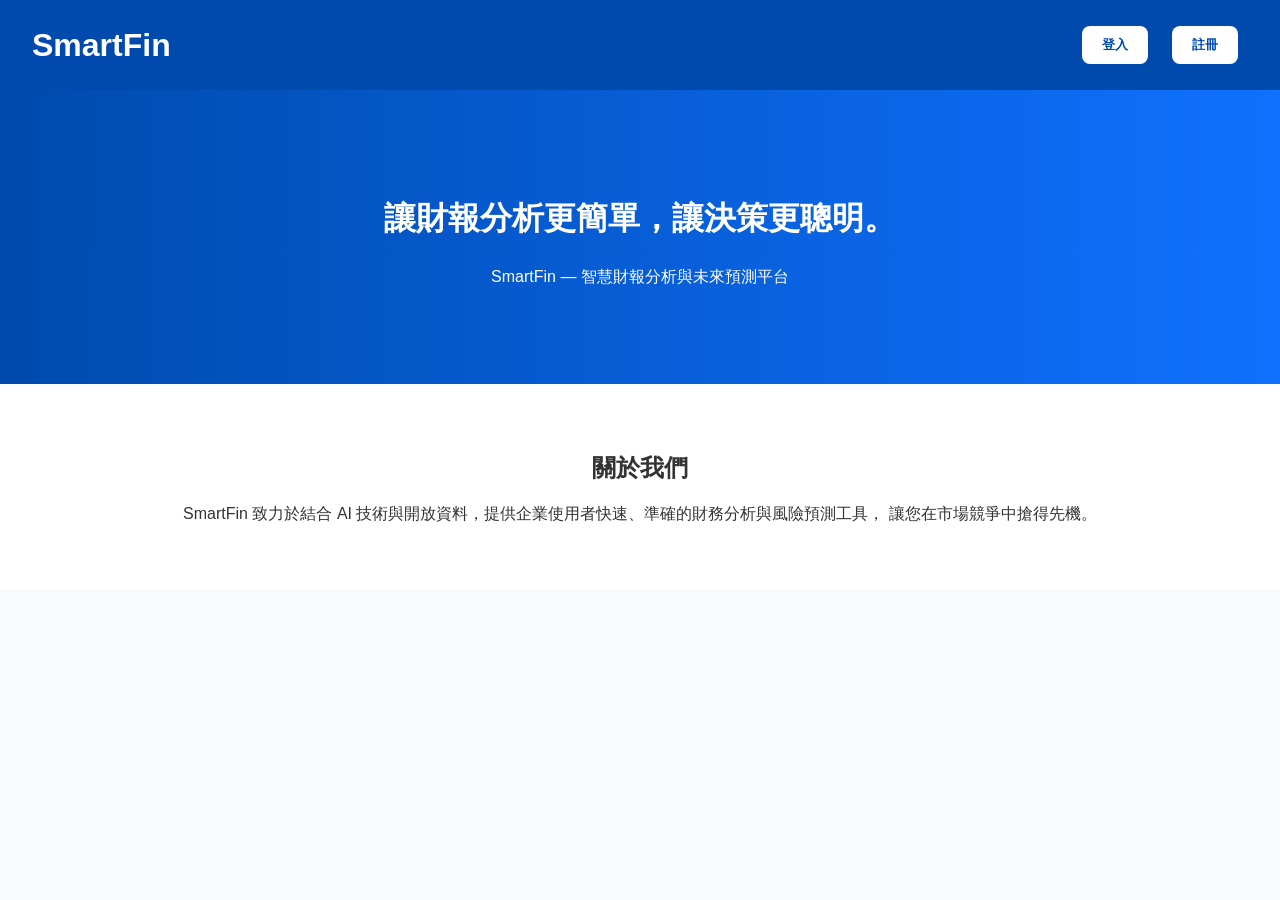
<file: static/index.html>
<!DOCTYPE html>
<html lang="zh-Hant">
<head>
  <meta charset="UTF-8" />
  <meta name="viewport" content="width=device-width, initial-scale=1.0" />
  <title>SmartFin 首頁</title>
  <style>
    body {
      font-family: "Segoe UI", sans-serif;
      margin: 0;
      background: #f9fafb;
      color: #333;
    }
    header {
      background: #004aad;
      color: white;
      padding: 1rem 2rem;
      display: flex;
      justify-content: space-between;
      align-items: center;
    }
    header h1 { margin: 0; }
    .hero {
      text-align: center;
      padding: 5rem 2rem;
      background: linear-gradient(to right, #004aad, #0f71ff);
      color: white;
    }
    .hero h2 { font-size: 2rem; }
    .buttons button { /* 讓按鈕樣式與 style.css 一致 */
        background: white;
        color: #004aad;
        border: none;
        padding: 10px 20px;
        margin: 10px;
        border-radius: 8px;
        cursor: pointer;
        font-weight: bold; /* 加粗字體 */
    }
    .buttons button:hover {
        background: #eee; /* 滑鼠移上去時變色 */
    }

    .about {
      padding: 3rem;
      text-align: center;
      background: white;
    }
  </style>
</head>
<body>
  <header>
    <h1>SmartFin</h1>
    <div class="buttons">
      <button onclick="window.location.href='/login'">登入</button>
      <button onclick="window.location.href='/register'">註冊</button>
    </div>
  </header>

  <section class="hero">
    <h2>讓財報分析更簡單，讓決策更聰明。</h2>
    <p>SmartFin — 智慧財報分析與未來預測平台</p>
  </section>

  <section class="about">
    <h2>關於我們</h2>
    <p>
      SmartFin 致力於結合 AI 技術與開放資料，提供企業使用者快速、準確的財務分析與風險預測工具，
      讓您在市場競爭中搶得先機。
    </p>
  </section>
</body>
</html>
</file>
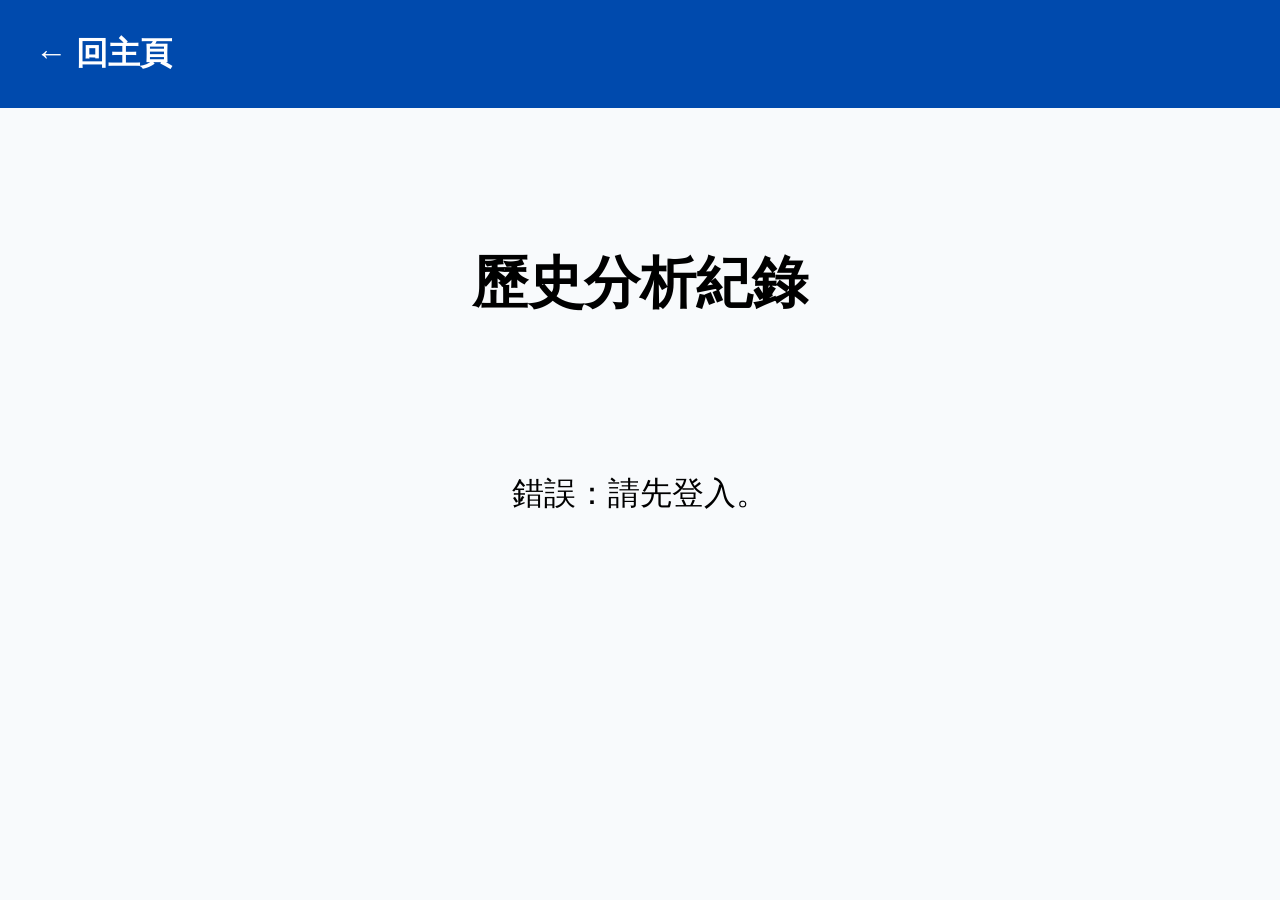
<file: static/history.html>
<!DOCTYPE html>
<html lang="zh-Hant">
<head>
  <meta charset="UTF-8">
  <title>歷史紀錄</title>
  <link rel="stylesheet" href="/static/style.css">
  <style>
    /* Override external styles for this page */
    body {
        font-size: 16px; /* Base font size */
        line-height: 1.8; /* Increase line height further */
    }
    main {
        padding: 3rem; /* Increase padding */
        max-width: 950px; /* Slightly wider */
        margin: 40px auto; /* Center main content */
    }
    h1 {
        font-size: 3.5em; /* Increase H1 size */
        margin-bottom: 1.8em;
    }
    ul#historyList {
        padding-left: 0;
    }
    #historyList li {
        list-style: none;
        margin-bottom: 20px; /* Increase space between items */
        padding: 25px 30px; /* Increase padding inside items */
        background: #eee;
        border-radius: 10px; /* Slightly larger radius */
        text-align: left;
        /* --- 修改這裡：放大字體 --- */
        font-size: 2em; /* Increase font size (~2x base) */
        /* -------------------------- */
        display: flex;
        justify-content: space-between;
        align-items: center;
    }
    #historyList p { /* Style for loading/error messages inside the list */
         /* --- 修改這裡：放大字體 --- */
         font-size: 2em; /* Increase font size (~2x base) */
         /* -------------------------- */
         text-align: center;
         padding: 30px; /* Increase padding */
    }
    #historyList li strong {
        font-weight: 600;
    }
    #historyList li a {
        margin-left: 25px; /* Increase space */
        text-decoration: none;
        color: #004aad;
        font-weight: bold;
        white-space: nowrap;
        padding: 10px 15px; /* Increase link padding */
        border-radius: 6px;
        transition: background-color 0.2s;
    }
     #historyList li a:hover {
        background-color: #ddd;
     }

    /* Adjust header styles */
    header h2 {
        font-size: 2em; /* Increase header back link size */
        margin: 0;
    }
     header {
        padding: 25px 35px; /* Increase header padding */
    }
  </style>
</head>
<body onload="loadHistory()">
  <header>
    <h2 onclick="window.location.href='/dashboard'">← 回主頁</h2>
  </header>

  <main>
    <h1>歷史分析紀錄</h1>
    <ul id="historyList"><p>載入紀錄中...</p></ul>
  </main>

  <script>
    const API_BASE_URL = ""; // Relative path

    async function loadHistory() {
      const list = document.getElementById('historyList');
      const token = localStorage.getItem('accessToken');
      const tokenType = localStorage.getItem('tokenType') || 'Bearer';

      if (!token) {
        list.innerHTML = '<p>錯誤：請先登入。</p>';
        return;
      }

      list.innerHTML = '<p>載入紀錄中...</p>'; // Show loading message

      try {
        const response = await fetch(`${API_BASE_URL}/users/me/reports/`, {
          method: 'GET',
          headers: {
            'Authorization': `${tokenType} ${token}`,
            'accept': 'application/json'
          }
        });

        if (response.ok) {
          const history = await response.json();

          if (history.length === 0) {
            list.innerHTML = '<p>尚未有分析紀錄。</p>';
          } else {
            list.innerHTML = ''; // Clear loading message
            history.sort((a, b) => b.id - a.id);
            history.forEach((item, index) => {
              const li = document.createElement('li');
              const textSpan = document.createElement('span');
              textSpan.innerHTML = `${index + 1}. <strong>期間：${item.period || '未知'}</strong> (ID: ${item.id})`;

              const link = document.createElement('a');
              link.href = "#";
              link.textContent = '查看分析';
              link.onclick = (event) => {
                  event.preventDefault();
                  viewAnalysis(item.id);
              };

              li.appendChild(textSpan);
              li.appendChild(link);
              list.appendChild(li);
            });
          }
        } else {
           const errorData = await response.json();
           list.innerHTML = `<p>載入歷史紀錄失敗：${errorData.detail || response.statusText}</p>`;
        }
      } catch (error) {
        console.error('Error loading history:', error);
        list.innerHTML = '<p>載入歷史紀錄時發生網路錯誤。</p>';
      }
    }

    async function viewAnalysis(reportId) {
        const list = document.getElementById('historyList');
        list.innerHTML = `<p>正在載入報告 ${reportId} 的詳細資料...</p>`;
        const token = localStorage.getItem('accessToken');
        const tokenType = localStorage.getItem('tokenType') || 'Bearer';

        if (!token) {
            list.innerHTML = '<p>錯誤：請先登入。</p>';
            return;
        }

        try {
            const response = await fetch(`${API_BASE_URL}/users/me/reports/${reportId}`, {
                 method: 'GET',
                 headers: {
                     'Authorization': `${tokenType} ${token}`,
                     'accept': 'application/json'
                 }
            });

            if (response.ok) {
                 const analysisResult = await response.json();
                 sessionStorage.setItem('latestAnalysisResult', JSON.stringify(analysisResult));
                 window.location.href = '/analysis'; // Redirect to analysis page
            } else {
                 const errorData = await response.json();
                 list.innerHTML = `<p>載入報告 ${reportId} 失敗：${errorData.detail || response.statusText}. <a href="#" onclick="loadHistory(); return false;">返回列表</a></p>`;
            }
        } catch (error) {
             console.error(`Error fetching report ${reportId}:`, error);
             list.innerHTML = `<p>載入報告 ${reportId} 時發生網路錯誤. <a href="#" onclick="loadHistory(); return false;">返回列表</a></p>`;
        }
    }
  </script>
</body>
</html>
</file>
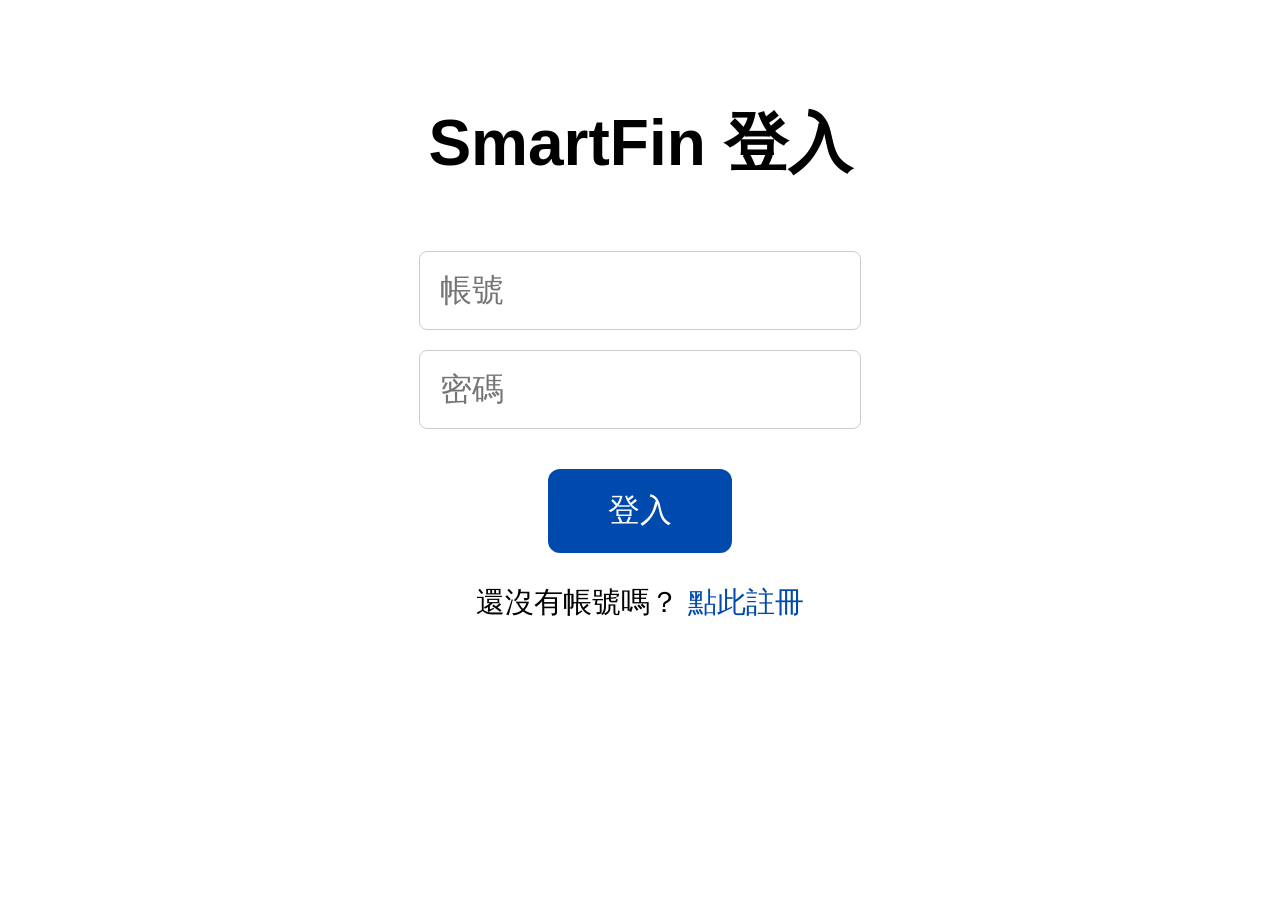
<file: static/login.html>
<!DOCTYPE html>
<html lang="zh-Hant">
<head>
<meta charset="UTF-8" />
<title>SmartFin 登入</title>
<style>
  body {
    font-family: "Segoe UI", sans-serif; /* 保留字體 */
    text-align: center;
    margin-top: 100px;
    font-size: 16px; /* 設定基礎字體大小，方便後續調整 */
  }
  h1 {
    font-size: 4em; /* 將 H1 放大 (原預設約 2em) */
    margin-bottom: 1em; /* 增加下方間距 */
  }
  input {
    display: block;
    margin: 20px auto; /* 增加垂直間距 */
    padding: 20px; /* 增加內邊距 */
    width: 400px; /* 加寬輸入框 */
    font-size: 2em; /* 放大輸入框文字 */
    border: 1px solid #ccc; /* 加上邊框更清晰 */
    border-radius: 8px; /* 圓角 */
  }
  button {
    padding: 20px 60px; /* 增加按鈕大小 */
    background: #004aad;
    color: white;
    border: none;
    border-radius: 12px; /* 增加圓角 */
    cursor: pointer;
    font-size: 2em; /* 放大按鈕文字 */
    margin-top: 20px; /* 增加上方間距 */
  }
  button:hover {
    background: #0066ff;
  }
  p {
    font-size: 1.8em; /* 放大段落文字 */
    margin-top: 30px; /* 增加上方間距 */
  }
  p a {
    font-size: 1em; /* 連結文字大小繼承 p */
    color: #004aad; /* 連結顏色 */
    text-decoration: none; /* 去除底線 */
  }
  p a:hover {
    text-decoration: underline; /* 滑鼠移上去時加底線 */
  }
  .error {
    color: red;
    margin-top: 20px;
    font-size: 1.8em; /* 放大錯誤訊息 */
  }
</style>
</head>
<body>
  <h1>SmartFin 登入</h1>
  <input type="text" id="username" placeholder="帳號" required />
  <input type="password" id="password" placeholder="密碼" required />
  <button onclick="login()">登入</button>
  <p class="error" id="errorMessage"></p>
  <p>還沒有帳號嗎？ <a href="/register">點此註冊</a></p> <script>
    const API_BASE_URL = ""; // 相對路徑

    async function login(){
      const usernameInput = document.getElementById('username');
      const passwordInput = document.getElementById('password');
      const errorMessage = document.getElementById('errorMessage');
      errorMessage.textContent = '';

      const username = usernameInput.value;
      const password = passwordInput.value;

      if (!username || !password) {
        errorMessage.textContent = '請輸入帳號和密碼';
        return;
      }

      const formData = new FormData();
      formData.append('username', username);
      formData.append('password', password);

      try {
        const response = await fetch(`${API_BASE_URL}/token`, {
          method: 'POST',
          body: new URLSearchParams(formData)
        });

        if (response.ok) {
          const data = await response.json();
          localStorage.setItem('accessToken', data.access_token);
          localStorage.setItem('tokenType', data.token_type);
          // localStorage.setItem('loggedIn', 'true'); // 可以移除，以 token 為準
          window.location.href = '/dashboard';
        } else {
          const errorData = await response.json();
          errorMessage.textContent = `登入失敗：${errorData.detail || response.statusText}`;
          console.error('Login failed:', errorData);
        }
      } catch (error) {
        errorMessage.textContent = '登入時發生網路錯誤，請稍後再試。';
        console.error('Login network error:', error);
      }
    }
  </script>
</body>
</html>
</file>
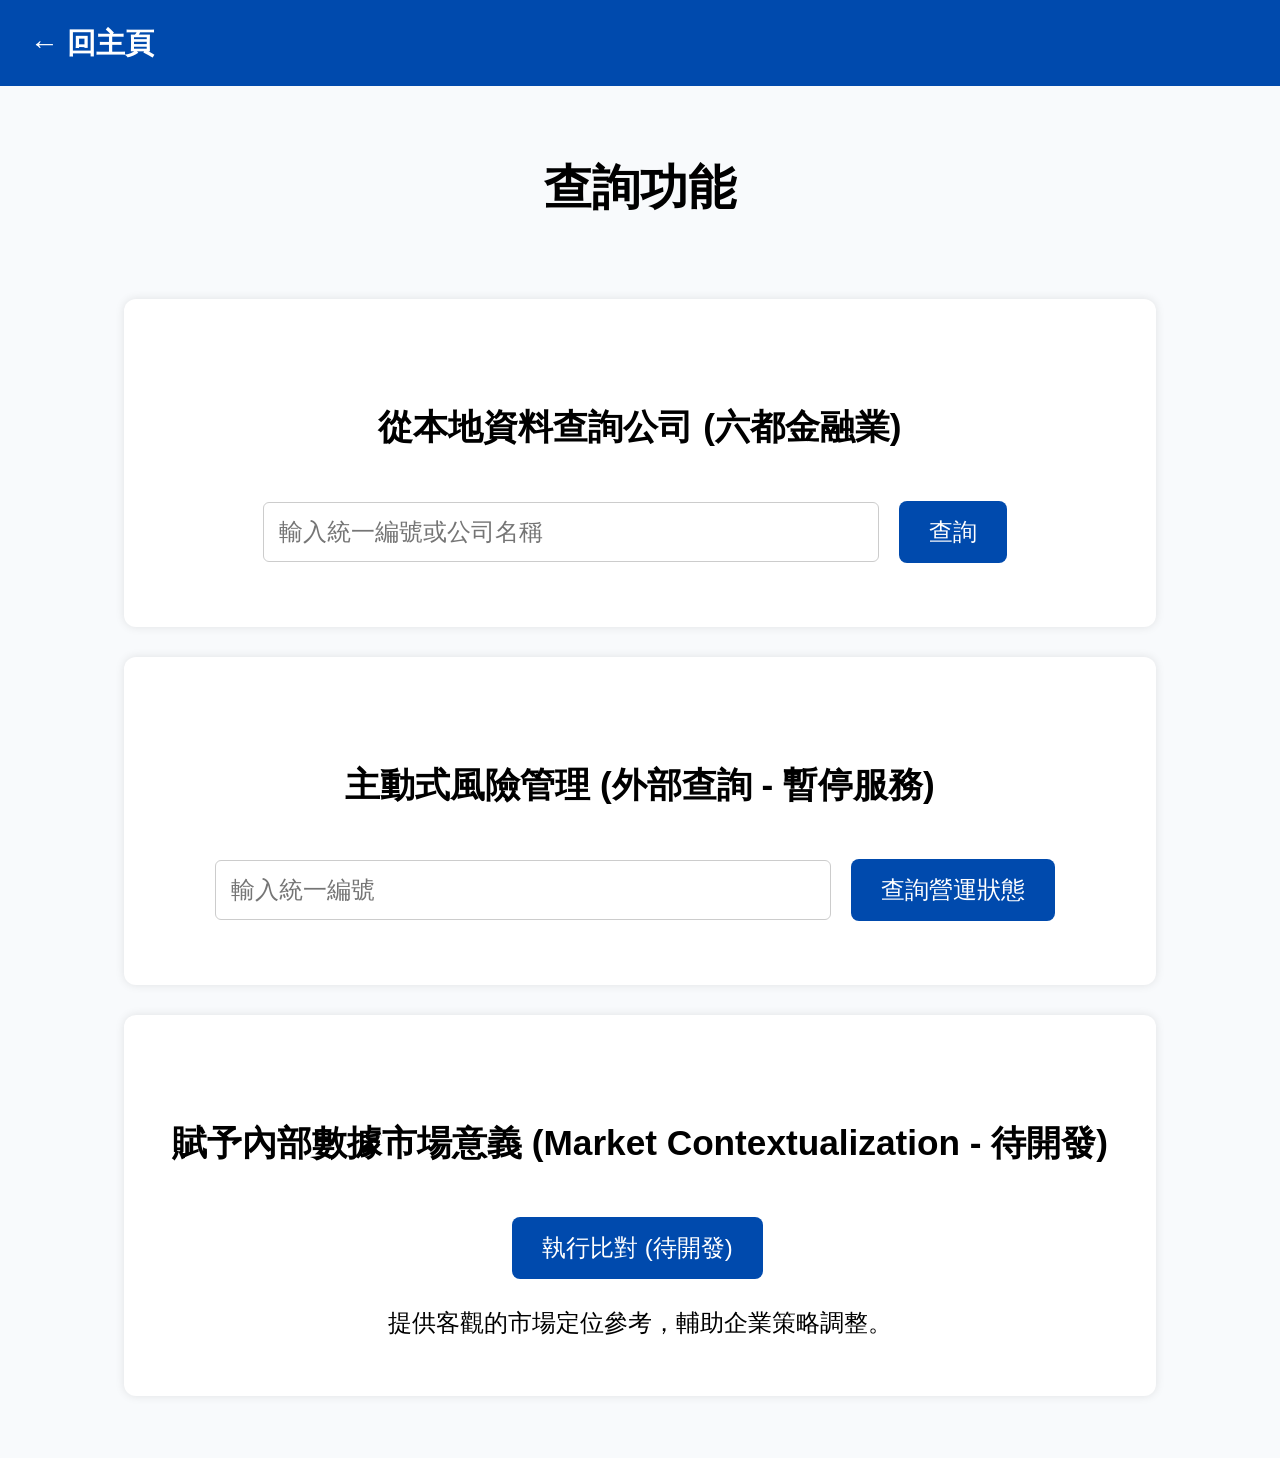
<file: static/query.html>
<!DOCTYPE html>
<html lang="zh-Hant">
<head>
  <meta charset="UTF-8">
  <title>查詢功能</title>
  <link rel="stylesheet" href="/static/style.css">
  <style>
    /* Override external styles for this page */
    body {
        font-size: 16px; /* Base font size */
        line-height: 1.6; /* Improve readability */
    }
    main {
        padding: 2rem; /* Add padding to main content area */
    }
    h1 {
        font-size: 3em; /* ~1.5x default h1 */
        margin-bottom: 1.5em;
    }
    h2 {
        font-size: 2.2em; /* ~1.5x default h2 */
        margin-top: 2em;
        margin-bottom: 1em;
    }
    section {
        margin: 30px auto; /* Increase vertical margin */
        padding: 30px; /* Increase padding inside sections */
    }
    input[type="text"] {
        padding: 15px; /* Increase padding */
        width: 60%; /* Adjust width */
        font-size: 1.5em; /* Increase font size */
        margin-right: 10px; /* Add margin */
        border: 1px solid #ccc;
        border-radius: 6px;
    }
    button {
        padding: 15px 30px; /* Increase padding */
        font-size: 1.5em; /* Increase font size */
        margin-left: 5px; /* Adjust margin */
        border-radius: 8px; /* Consistent border radius */
    }
    p {
        font-size: 1.5em; /* Increase paragraph font size */
        margin-top: 15px; /* Adjust margin */
    }

    #resultsTable {
        margin-top: 30px; /* Increase top margin */
        border-collapse: collapse;
        width: 100%; /* Make table fill section width */
        font-size: 1.3em; /* Increase table font size slightly less */
    }
    #resultsTable th, #resultsTable td {
        border: 1px solid #ddd;
        padding: 12px; /* Increase cell padding */
        text-align: left;
    }
    #resultsTable th {
        background-color: #f2f2f2;
        font-weight: bold; /* Make header bold */
    }

    /* Adjust header styles specifically for this page if needed */
    header h2 {
        font-size: 1.8em; /* Header back link size */
        margin: 0;
    }
    header {
        padding: 20px 30px; /* Increase header padding */
    }

  </style>
</head>
<body>
  <header>
    <h2 onclick="window.location.href='/dashboard'">← 回主頁</h2>
  </header>

  <main>
    <h1>查詢功能</h1>

    <section>
      <h2>從本地資料查詢公司 (六都金融業)</h2>
      <input type="text" id="queryInput" placeholder="輸入統一編號或公司名稱">
      <button onclick="searchLocalCompany()">查詢</button>
      <p id="searchStatus"></p>
      <table id="resultsTable" style="display:none;">
          <thead>
              <tr>
                  <th>公司名稱</th>
                  <th>統一編號</th>
                  <th>資本總額</th>
                  <th>實收資本額</th>
              </tr>
          </thead>
          <tbody id="resultsBody"></tbody>
      </table>
    </section>

     <section>
      <h2>主動式風險管理 (外部查詢 - 暫停服務)</h2>
      <input type="text" id="taxIdInput" placeholder="輸入統一編號">
      <button onclick="checkPartnerStatus()">查詢營運狀態</button>
      <p id="partnerStatus"></p>
    </section>

    <section>
      <h2>賦予內部數據市場意義 (Market Contextualization - 待開發)</h2>
      <button disabled>執行比對 (待開發)</button>
      <p>提供客觀的市場定位參考，輔助企業策略調整。</p>
    </section>

  </main>

  <script>
    const API_BASE_URL = ""; // Relative path

    async function searchLocalCompany() {
      const queryInput = document.getElementById('queryInput');
      const query = queryInput.value.trim();
      const statusEl = document.getElementById('searchStatus');
      const resultsTable = document.getElementById('resultsTable');
      const resultsBody = document.getElementById('resultsBody');
      statusEl.textContent = '';
      resultsBody.innerHTML = '';
      resultsTable.style.display = 'none';

      const token = localStorage.getItem('accessToken');
      const tokenType = localStorage.getItem('tokenType') || 'Bearer';

      if (!token) {
        statusEl.textContent = '錯誤：請先登入。';
        return;
      }
      if (!query) {
        statusEl.textContent = "請輸入查詢條件（統一編號或公司名稱）。";
        return;
      }

      statusEl.textContent = "查詢中...";

      try {
        const response = await fetch(`${API_BASE_URL}/api/v1/local-company-search/?query=${encodeURIComponent(query)}`, {
          method: 'GET',
          headers: {
            'Authorization': `${tokenType} ${token}`,
            'accept': 'application/json'
          }
        });

        if (response.ok) {
          const results = await response.json();
          if (results.length === 0) {
            statusEl.textContent = '查無符合條件的公司資料。';
          } else {
            statusEl.textContent = `查詢到 ${results.length} 筆資料 (最多顯示 10 筆)：`;
            results.forEach(company => {
              const row = resultsBody.insertRow();
              row.insertCell(0).textContent = company.company_name || 'N/A';
              row.insertCell(1).textContent = company.unified_number || 'N/A';
              // Format numbers or display N/A
              const totalCapFormatted = company.total_capital !== null ? company.total_capital.toLocaleString() : 'N/A';
              const paidCapFormatted = company.paid_in_capital !== null ? company.paid_in_capital.toLocaleString() : 'N/A';
              row.insertCell(2).textContent = totalCapFormatted;
              row.insertCell(3).textContent = paidCapFormatted;
            });
            resultsTable.style.display = 'table';
          }
        } else {
          const errorData = await response.json();
          statusEl.textContent = `查詢失敗：${errorData.detail || response.statusText}`;
        }
      } catch (error) {
        console.error('Local search error:', error);
        statusEl.textContent = '查詢時發生網路錯誤。';
      }
    }

    async function checkPartnerStatus() {
        const idInput = document.getElementById('taxIdInput');
        const id = idInput.value.trim();
        const statusEl = document.getElementById('partnerStatus');
        statusEl.textContent = '';

        const token = localStorage.getItem('accessToken');
        const tokenType = localStorage.getItem('tokenType') || 'Bearer';

        if (!token) {
            statusEl.textContent = '錯誤：請先登入。';
            return;
        }
        if (!id || !/^\d{8}$/.test(id)) {
            statusEl.textContent = "請輸入有效的 8 位數字統一編號。";
            return;
        }

        statusEl.textContent = "查詢中...";

        try {
            const response = await fetch(`${API_BASE_URL}/api/v1/partner-check/${id}`, {
                method: 'GET',
                headers: {
                    'Authorization': `${tokenType} ${token}`,
                    'accept': 'application/json'
                }
            });

            const data = await response.json();

            if (response.status === 503) {
                 statusEl.textContent = `狀態：${data.status} (${data.reason})`;
            } else if (response.ok) {
                statusEl.textContent = `統一編號 ${id}：狀態 ${data.status} (${data.reason})`;
            } else {
                statusEl.textContent = `查詢失敗：${data.detail || response.statusText}`;
            }
        } catch (error) {
            console.error('Partner check error:', error);
            statusEl.textContent = '查詢時發生網路錯誤。';
        }
    }
  </script>
</body>
</html>
</file>
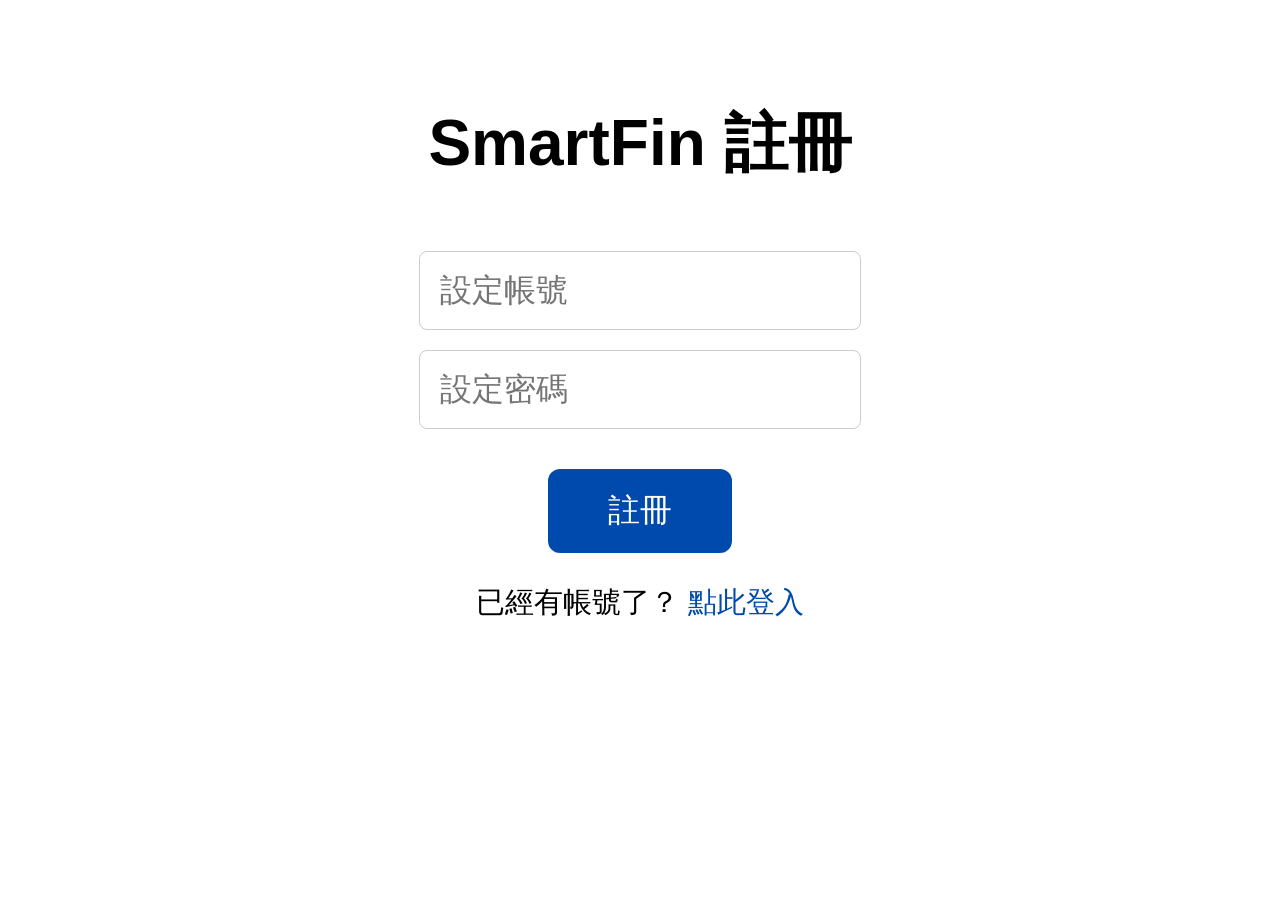
<file: static/register.html>
<!DOCTYPE html>
<html lang="zh-Hant">
<head>
<meta charset="UTF-8" />
<title>SmartFin 註冊</title>
<style>
  body {
    font-family: "Segoe UI", sans-serif; /* 保留字體 */
    text-align: center;
    margin-top: 100px;
    font-size: 16px; /* 設定基礎字體大小 */
  }
  h1 {
    font-size: 4em; /* 將 H1 放大 */
    margin-bottom: 1em;
  }
  input {
    display: block;
    margin: 20px auto;
    padding: 20px;
    width: 400px;
    font-size: 2em; /* 放大輸入框文字 */
    border: 1px solid #ccc;
    border-radius: 8px;
  }
  button {
    padding: 20px 60px;
    background: #004aad;
    color: white;
    border: none;
    border-radius: 12px;
    cursor: pointer;
    font-size: 2em; /* 放大按鈕文字 */
    margin-top: 20px;
  }
   button:hover {
    background: #0066ff;
  }
  p {
    font-size: 1.8em; /* 放大段落文字 */
    margin-top: 30px;
  }
  p a {
    font-size: 1em; /* 連結文字大小繼承 p */
    color: #004aad;
    text-decoration: none;
  }
  p a:hover {
    text-decoration: underline;
  }
  .message { /* 合併 .error 和 .success 的基本樣式 */
      margin-top: 20px;
      font-size: 1.8em; /* 放大訊息文字 */
  }
  .error { color: red; }
  .success { color: green; }
</style>
</head>
<body>
  <h1>SmartFin 註冊</h1>
  <input type="text" id="username" placeholder="設定帳號" required />
  <input type="password" id="password" placeholder="設定密碼" required />
  <button onclick="register()">註冊</button>
  <p class="message" id="messageArea"></p>
  <p>已經有帳號了？ <a href="/login">點此登入</a></p> <script>
    const API_BASE_URL = ""; // 相對路徑

    async function register(){
      const usernameInput = document.getElementById('username');
      const passwordInput = document.getElementById('password');
      const messageArea = document.getElementById('messageArea');
      messageArea.textContent = '';
      messageArea.className = 'message';

      const username = usernameInput.value;
      const password = passwordInput.value;

      if (!username || !password) {
        messageArea.textContent = '請輸入帳號和密碼';
        messageArea.className = 'message error';
        return;
      }

      try {
        const response = await fetch(`${API_BASE_URL}/users/`, {
          method: 'POST',
          headers: {
            'Content-Type': 'application/json',
            'accept': 'application/json'
          },
          body: JSON.stringify({ username, password })
        });

        if (response.ok) {
          messageArea.textContent = '註冊成功！請前往登入頁面。';
          messageArea.className = 'message success';
          // setTimeout(() => { window.location.href = '/login'; }, 2000); // 延遲跳轉
        } else {
          const errorData = await response.json();
          messageArea.textContent = `註冊失敗：${errorData.detail || response.statusText}`;
          messageArea.className = 'message error';
          console.error('Registration failed:', errorData);
        }
      } catch (error) {
        messageArea.textContent = '註冊時發生網路錯誤，請稍後再試。';
        messageArea.className = 'message error';
        console.error('Registration network error:', error);
      }
    }
  </script>
</body>
</html>
</file>
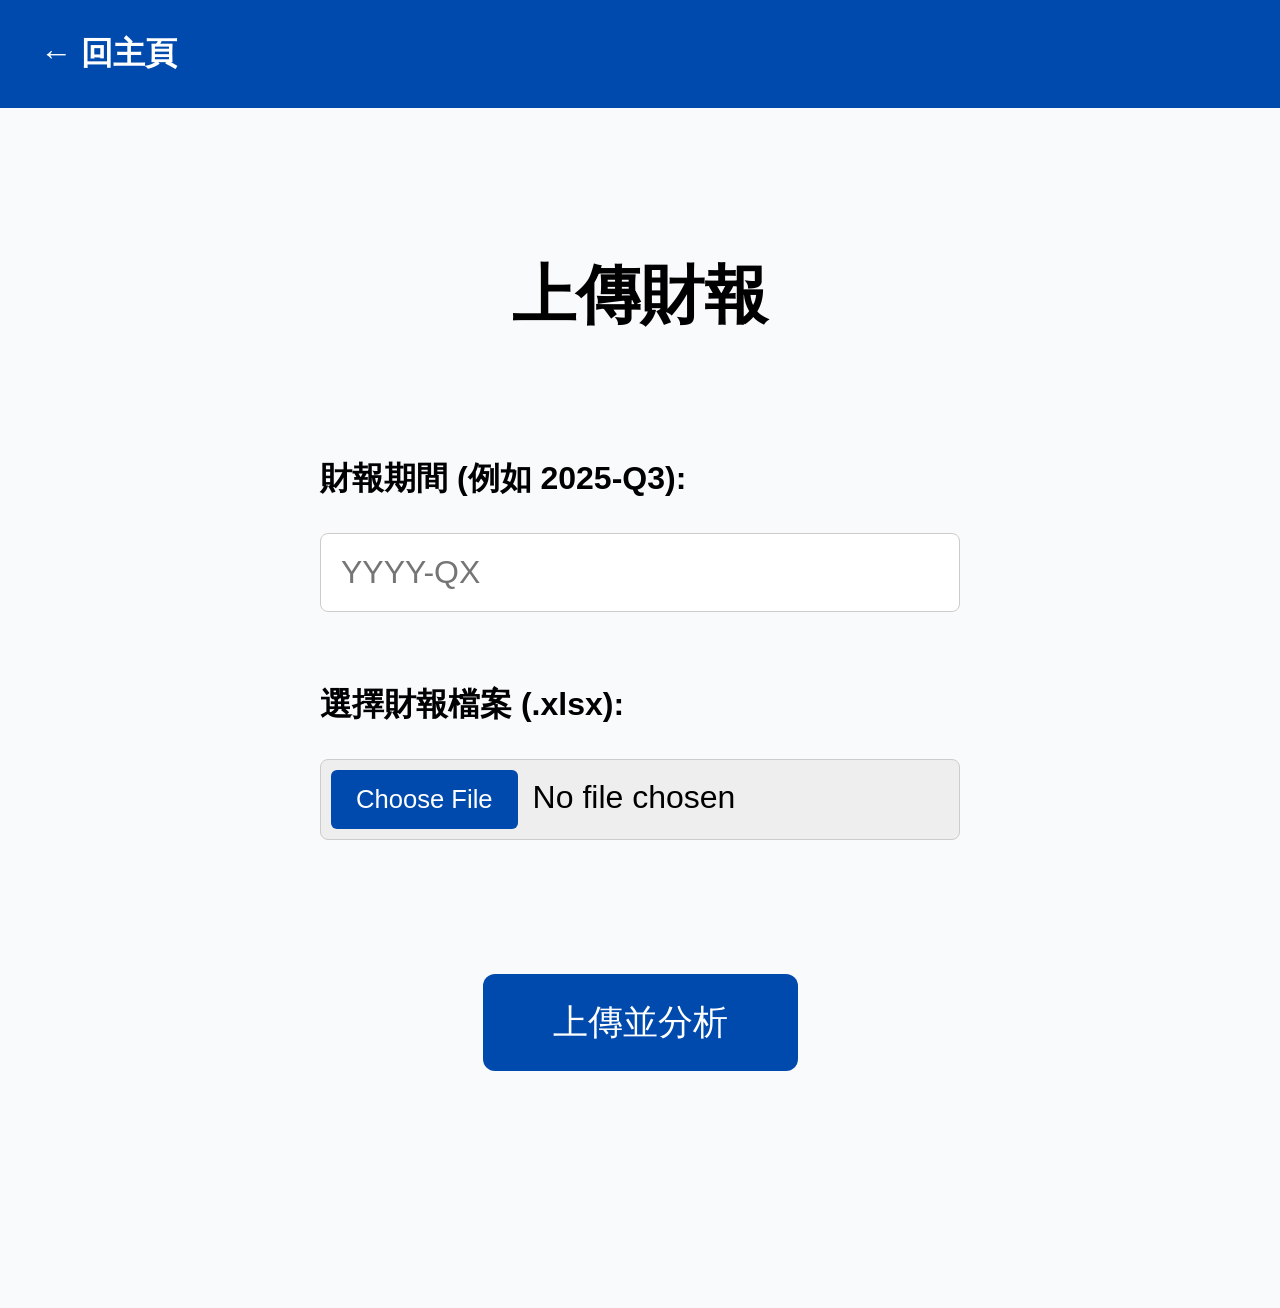
<file: static/upload.html>
<!DOCTYPE html>
<html lang="zh-Hant">
<head>
  <meta charset="UTF-8">
  <title>上傳財報</title>
  <link rel="stylesheet" href="/static/style.css">
  <style>
    /* Override external styles for this page */
    body {
        font-size: 16px; /* Base font size */
        line-height: 1.8; /* Increase line height for larger text */
    }
    main {
        padding: 3rem; /* Add more padding */
        max-width: 800px; /* Limit width for better centering on large screens */
        margin: 40px auto; /* Center main content */
    }
    h1 {
        font-size: 4em; /* ~2x default h1 */
        margin-bottom: 1.5em;
    }
    label {
        display: block; /* Make labels block elements */
        font-size: 2em; /* ~2x default label */
        margin-top: 2em; /* Increase space above labels */
        margin-bottom: 0.8em; /* Space below label */
        font-weight: bold;
        text-align: left; /* Align labels left */
        margin-left: 10%; /* Indent labels slightly */
    }
    input[type="text"],
    input[type="file"] {
        display: block; /* Make inputs block elements */
        width: 80%; /* Adjust width */
        padding: 20px; /* Increase padding */
        margin: 0 auto 2em auto; /* Center inputs and add bottom margin */
        font-size: 2em; /* Increase font size */
        border: 1px solid #ccc;
        border-radius: 8px;
        box-sizing: border-box; /* Include padding in width */
    }
    /* Style file input button differently */
    input[type="file"] {
        padding: 10px; /* Slightly less padding for file input */
         background-color: #eee; /* Background color */
         cursor: pointer;
    }
    input[type="file"]::file-selector-button {
        padding: 15px 25px;
        margin-right: 15px;
        background: #004aad;
        color: white;
        border: none;
        border-radius: 6px;
        cursor: pointer;
        font-size: 0.8em; /* Button text relative to input size */
    }
     input[type="file"]::file-selector-button:hover {
        background: #0066ff;
     }

    button {
        padding: 25px 70px; /* Increase button padding significantly */
        font-size: 2.2em; /* Increase button font size */
        margin-top: 2em; /* Increase space above button */
        border-radius: 12px;
    }
    p#uploadStatus {
        font-size: 1.8em; /* Increase status message font size */
        margin-top: 2em;
        min-height: 1.8em; /* Reserve space for the message */
    }

    /* Adjust header styles */
    header h2 {
        font-size: 2em; /* Increase header back link size */
        margin: 0;
    }
     header {
        padding: 25px 40px; /* Increase header padding */
    }

  </style>
</head>
<body>
  <header>
    <h2 onclick="window.location.href='/dashboard'">← 回主頁</h2>
  </header>

  <main>
    <h1>上傳財報</h1>
    <label for="periodInput">財報期間 (例如 2025-Q3):</label>
    <input type="text" id="periodInput" placeholder="YYYY-QX" required>

    <label for="fileInput">選擇財報檔案 (.xlsx):</label>
    <input type="file" id="fileInput" accept=".xlsx" required>

    <button onclick="uploadFile()">上傳並分析</button>
    <p id="uploadStatus"></p>
  </main>

  <script>
    const API_BASE_URL = ""; // Relative path

    async function uploadFile() {
      const fileInput = document.getElementById('fileInput');
      const periodInput = document.getElementById('periodInput');
      const uploadStatus = document.getElementById('uploadStatus');
      uploadStatus.textContent = ''; // Clear status

      const token = localStorage.getItem('accessToken');
      const tokenType = localStorage.getItem('tokenType') || 'Bearer';

      if (!token) {
        alert('請先登入');
        window.location.href = '/login';
        return;
      }

      if (fileInput.files.length === 0) {
        alert('請先選擇一個檔案');
        return;
      }
      const file = fileInput.files[0];
      const period = periodInput.value.trim();

      if (!period) {
          alert('請輸入財報期間');
          return;
      }

      uploadStatus.textContent = '上傳分析中，請稍候...';

      const formData = new FormData();
      formData.append('file', file);
      // Period as query parameter
      const uploadUrl = `${API_BASE_URL}/users/me/reports/?period=${encodeURIComponent(period)}`;

      try {
        const response = await fetch(uploadUrl, {
          method: 'POST',
          headers: {
            'Authorization': `${tokenType} ${token}`,
            'accept': 'application/json'
            // Content-Type automatically set by browser for FormData
          },
          body: formData
        });

        if (response.ok) {
          const analysisResult = await response.json();
          console.log('Analysis Result:', analysisResult);

          sessionStorage.setItem('latestAnalysisResult', JSON.stringify(analysisResult));

          alert(`上傳成功：${file.name}`);
          window.location.href = '/analysis'; // Redirect to analysis page
        } else {
          const errorData = await response.json();
          uploadStatus.textContent = `上傳失敗：${errorData.detail || response.statusText}`;
          console.error('Upload failed:', errorData);
        }
      } catch (error) {
        uploadStatus.textContent = '上傳時發生網路錯誤，請稍後再試。';
        console.error('Upload network error:', error);
      }
    }
  </script>
</body>
</html>
</file>
<file: static/style.css>
body {
    font-family: "Noto Sans TC", sans-serif;
    text-align: center;
    margin: 0;
    background-color: #f8fafc;
  }
  header {
    background: #004aad;
    color: white;
    padding: 15px;
    display: flex;
    justify-content: space-between;
    align-items: center;
  }
  header h1, header h2 {
    margin: 0;
  }
  .buttons button, .menu button, button {
    background: #004aad;
    color: white;
    border: none;
    padding: 10px 20px;
    margin: 10px;
    border-radius: 8px;
    cursor: pointer;
  }
  button:hover {
    background: #0066ff;
  }
  section {
    margin: 20px auto;
    width: 80%;
    background: white;
    border-radius: 12px;
    padding: 20px;
    box-shadow: 0 0 10px rgba(0,0,0,0.1);
  }
  .logout {
    background: #ff4d4d;
  }
</file>
